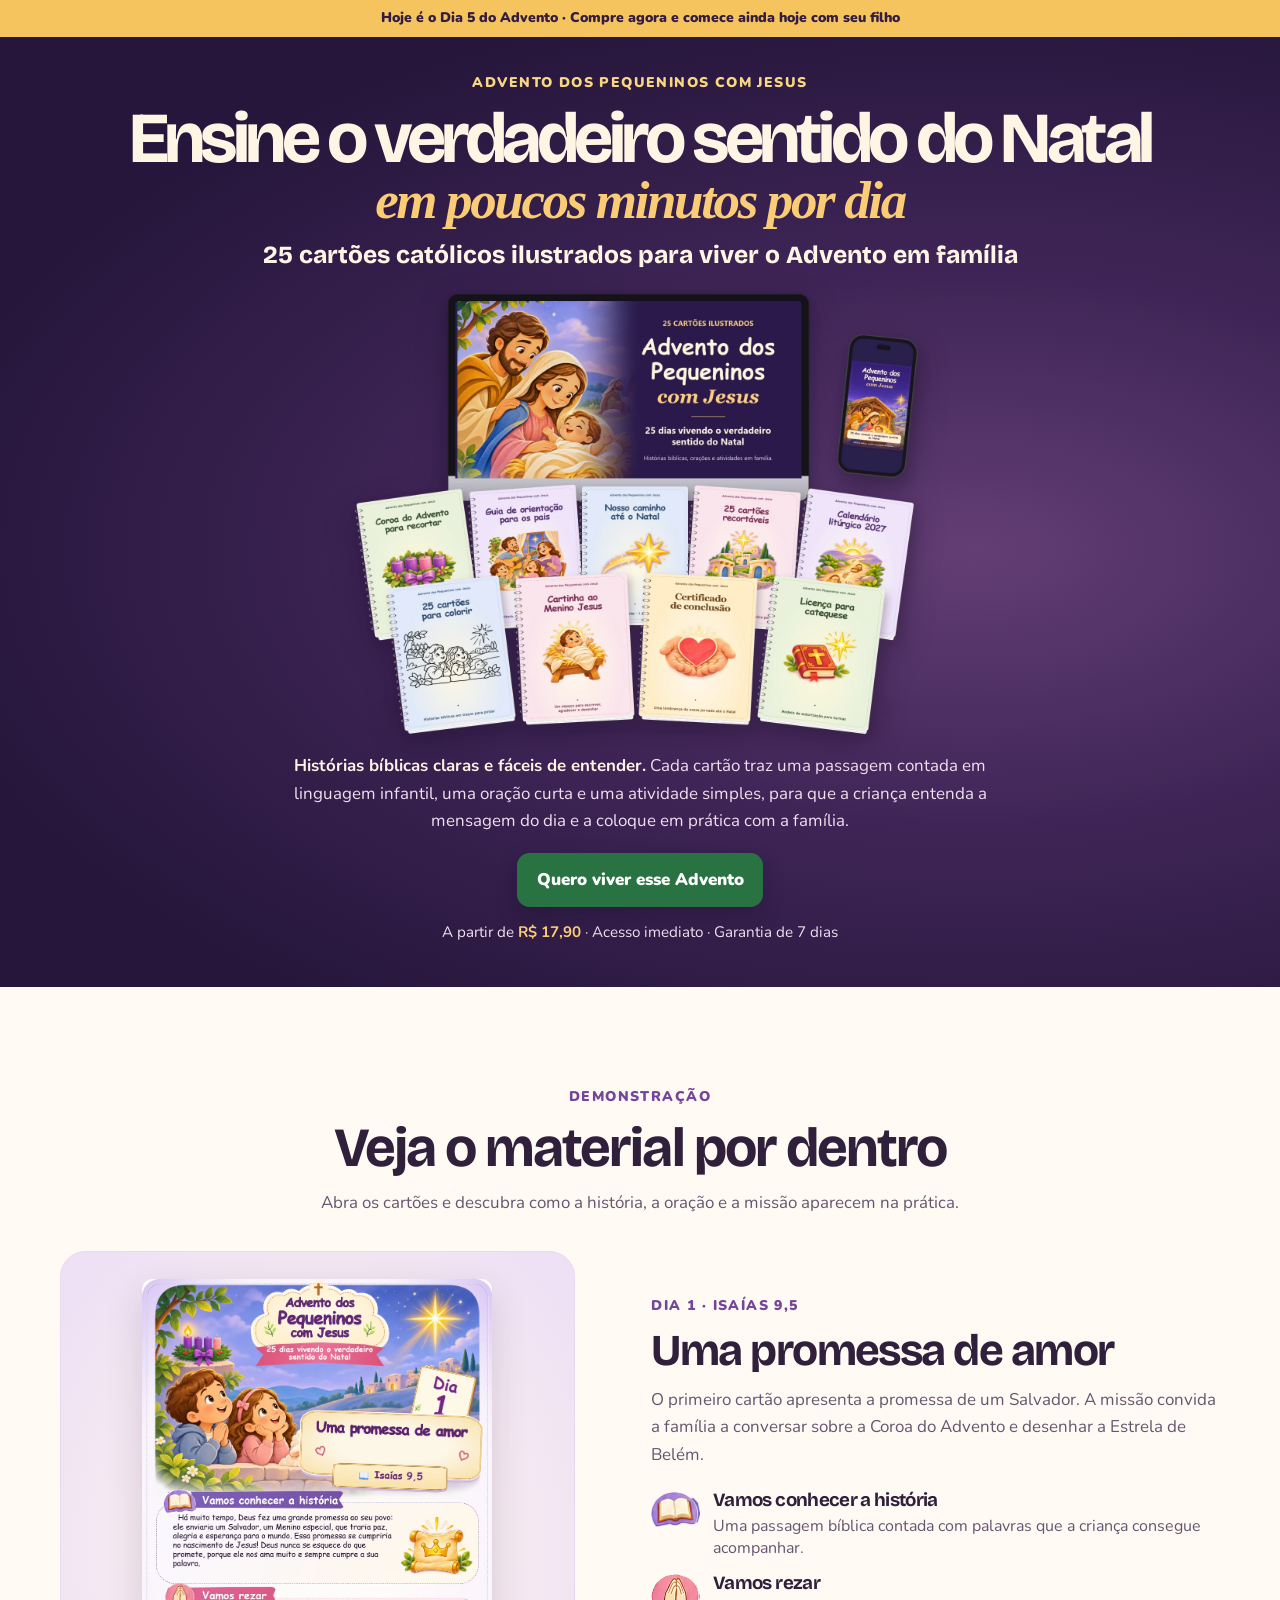
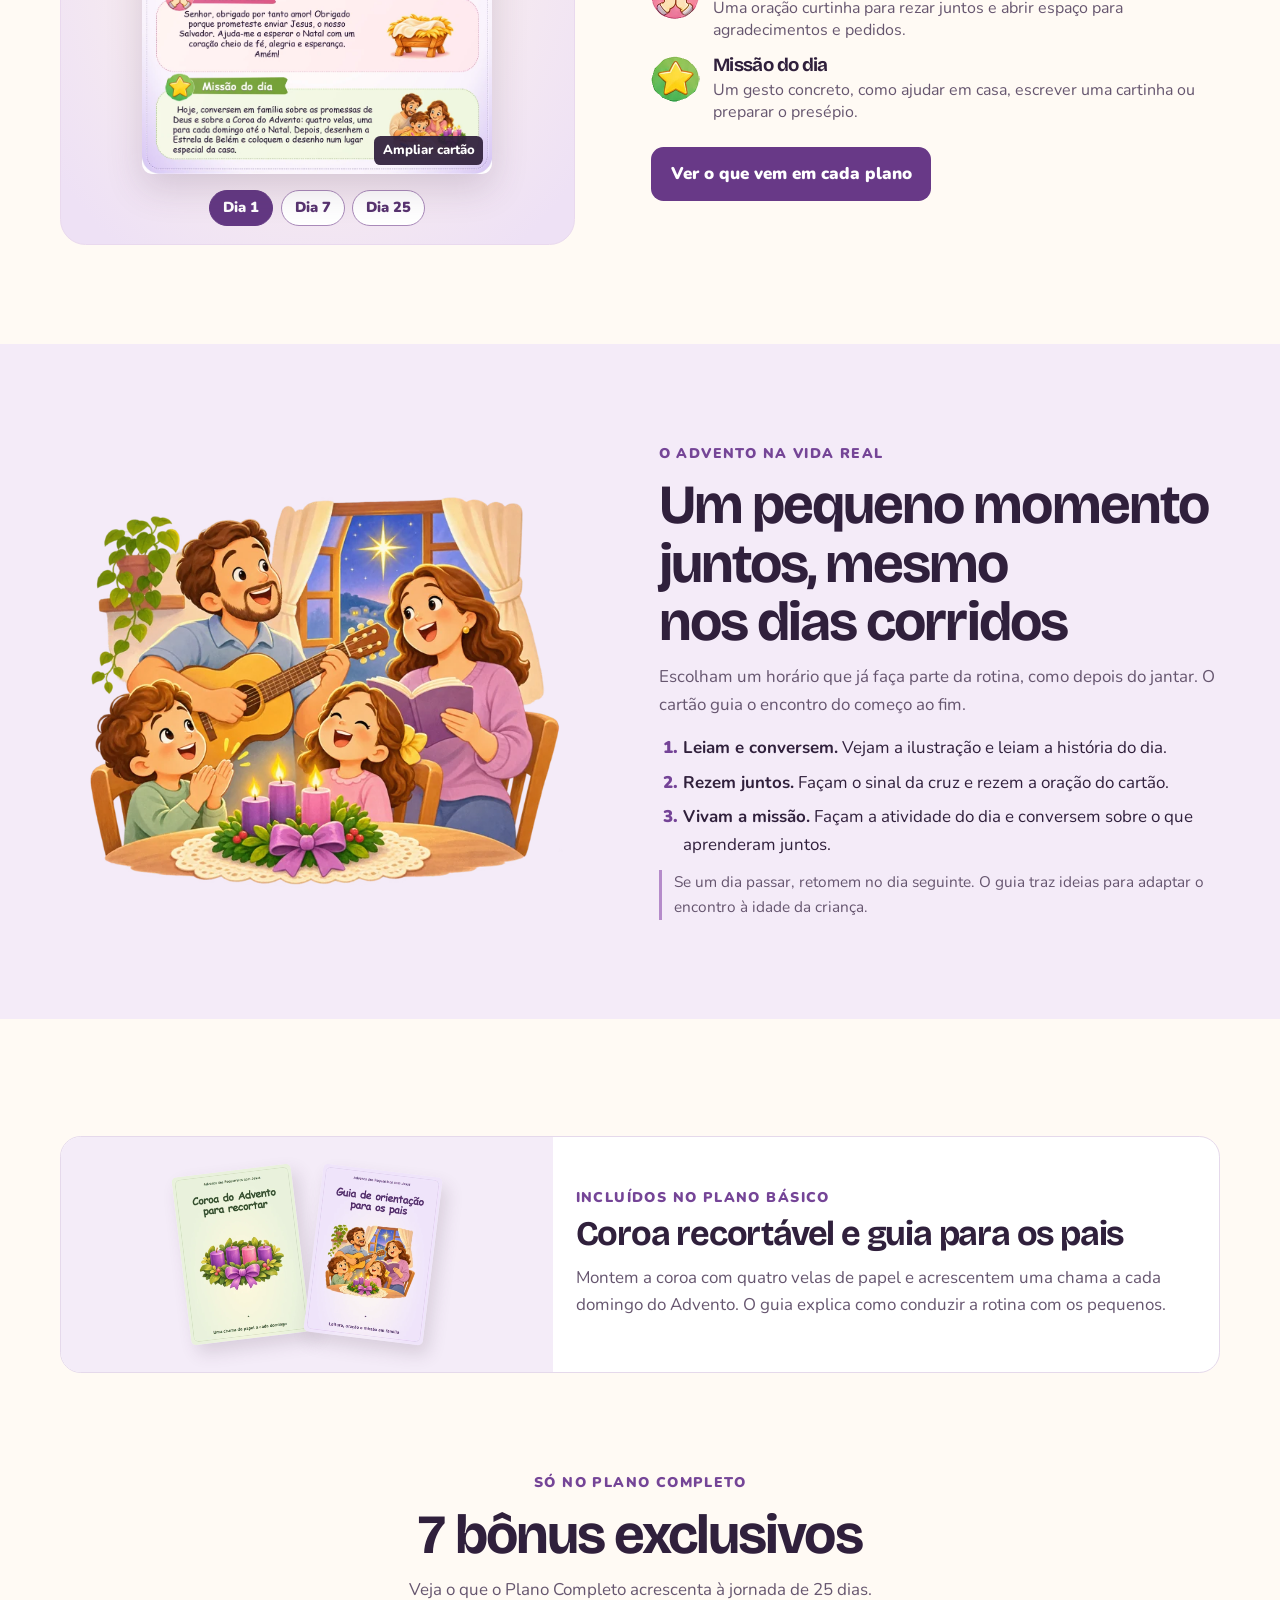
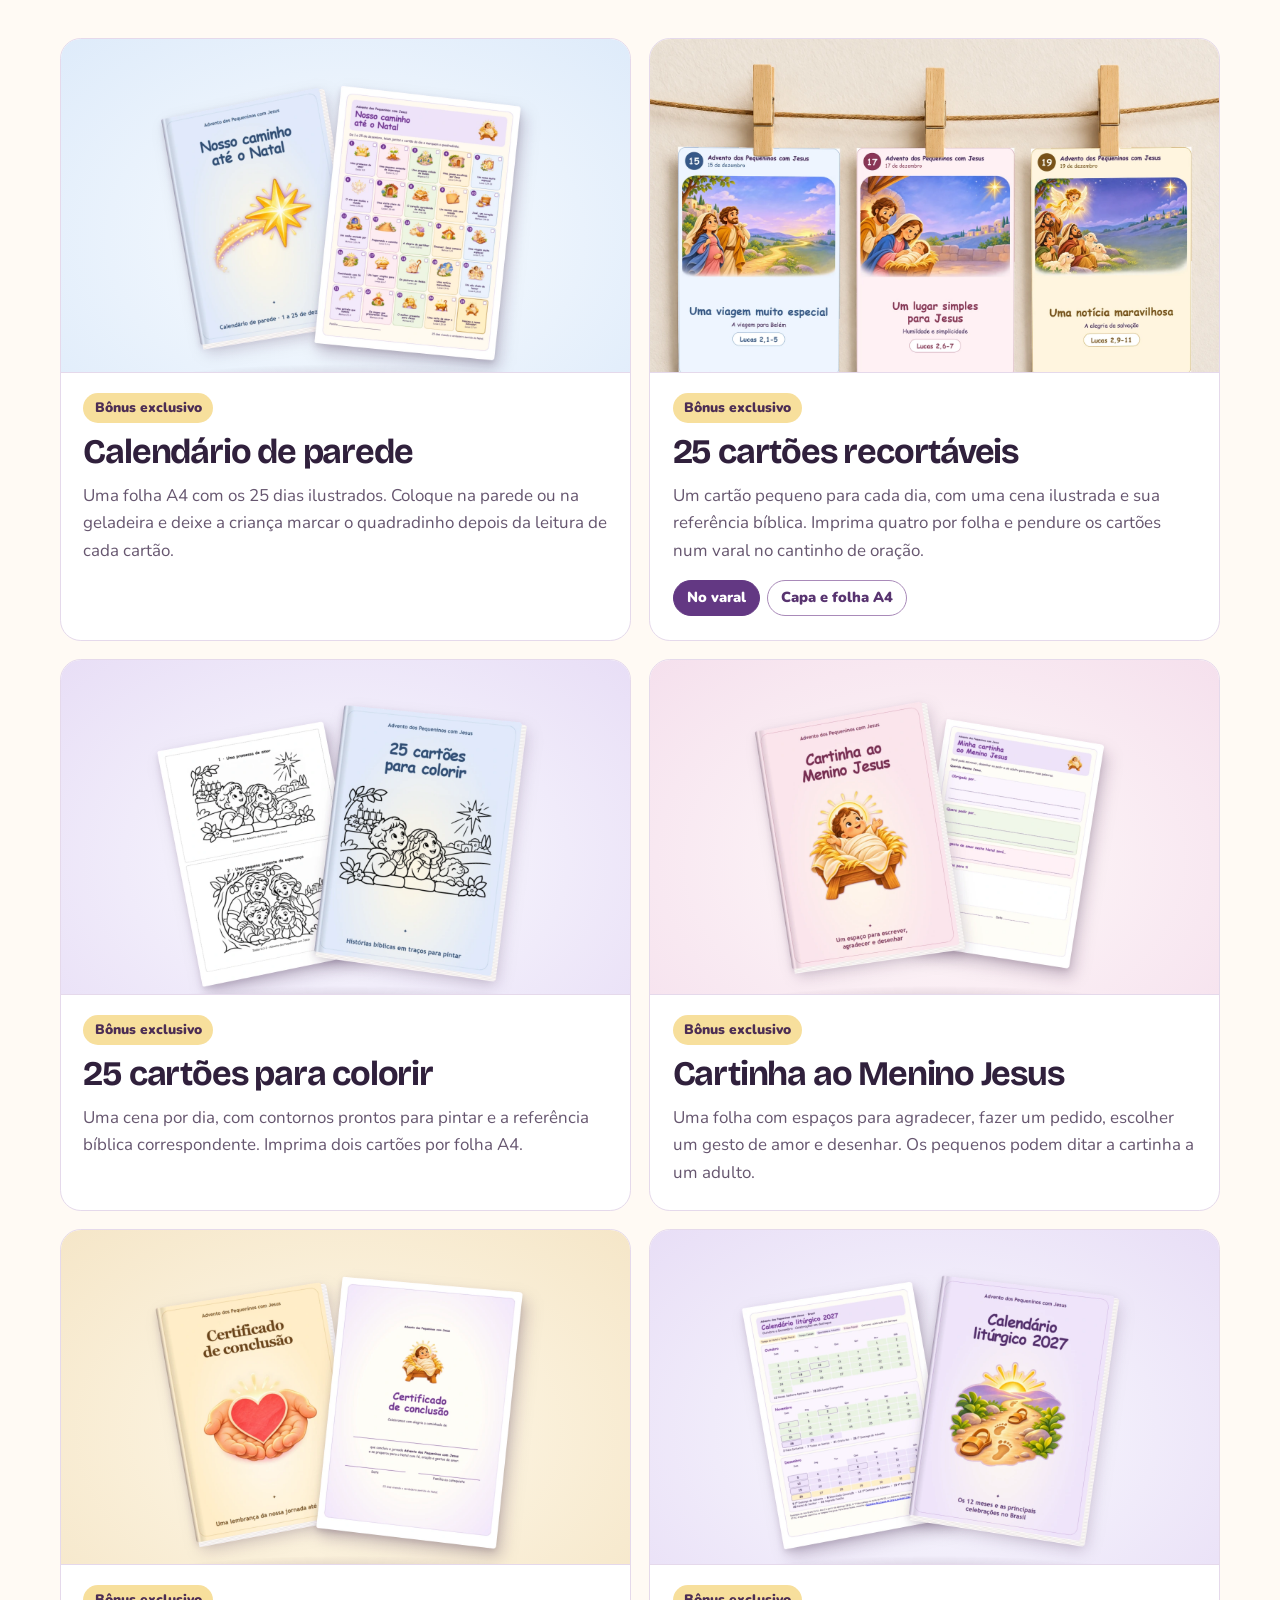
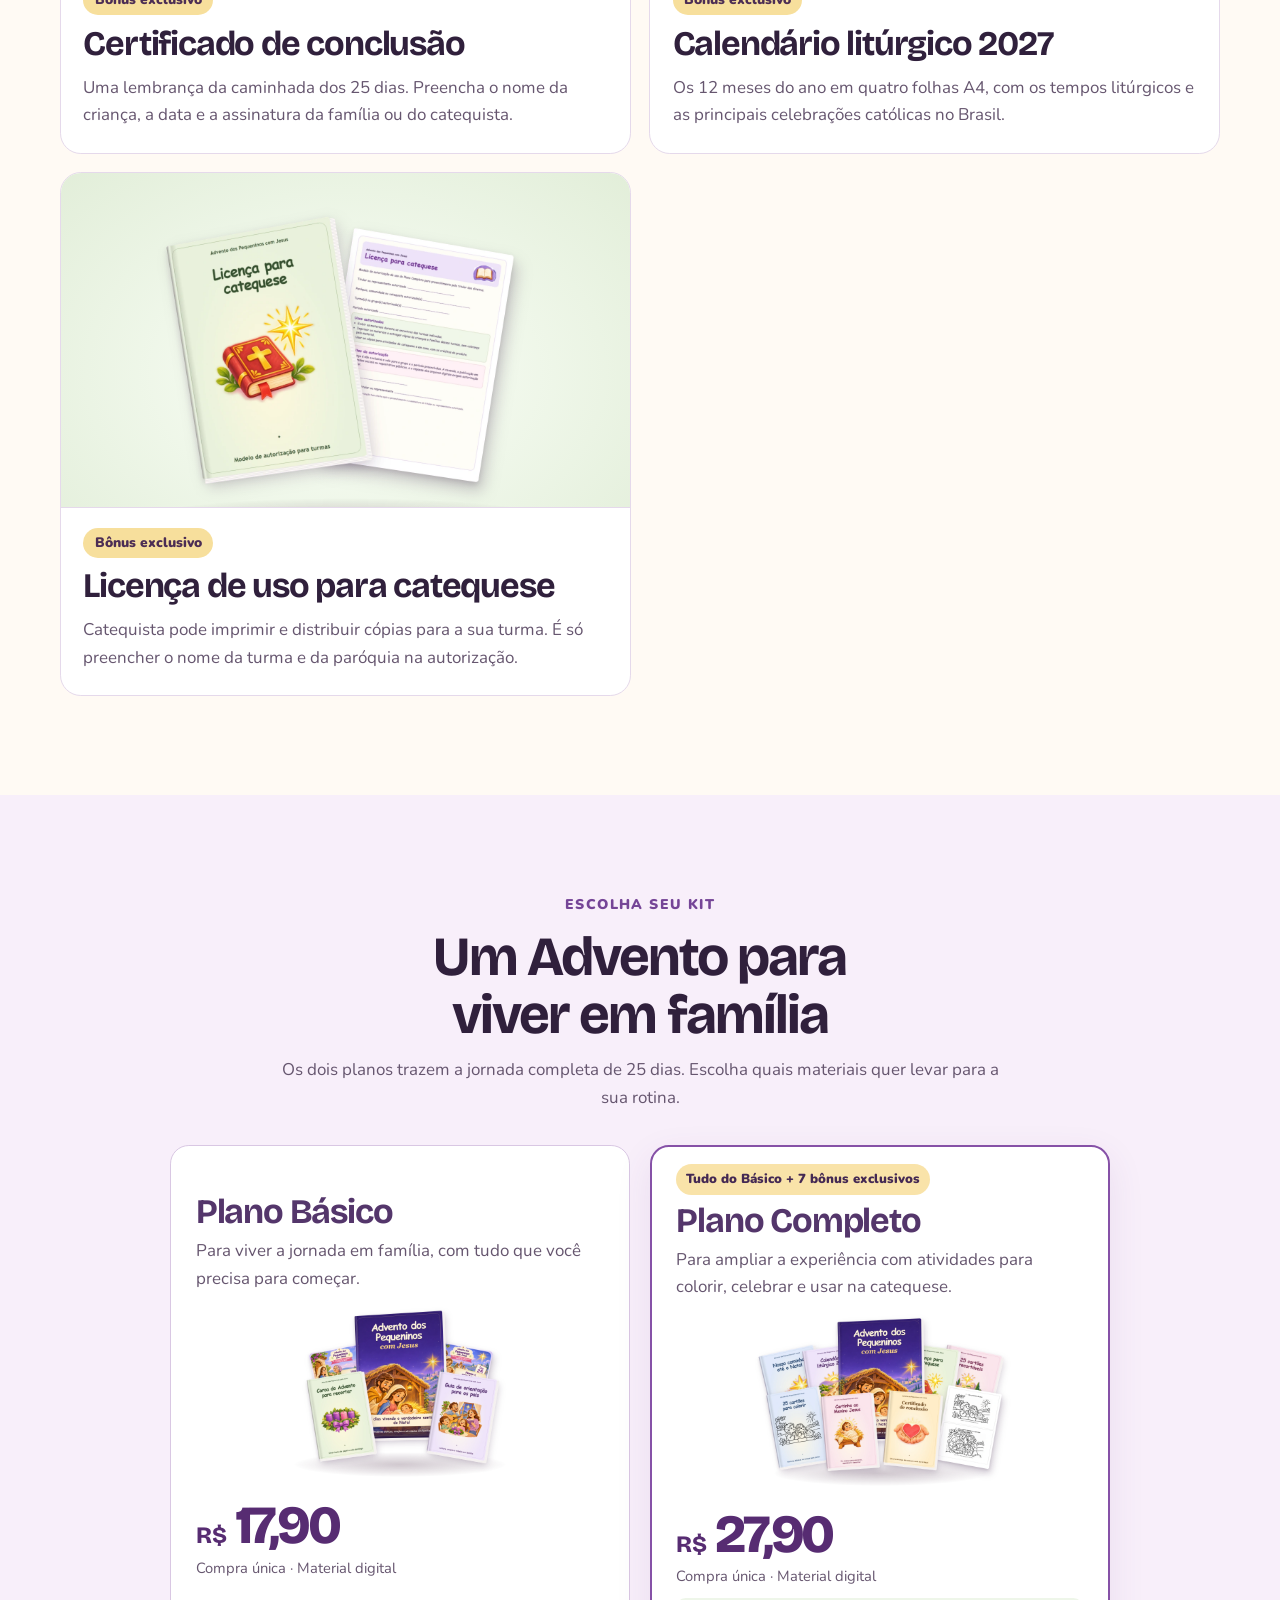
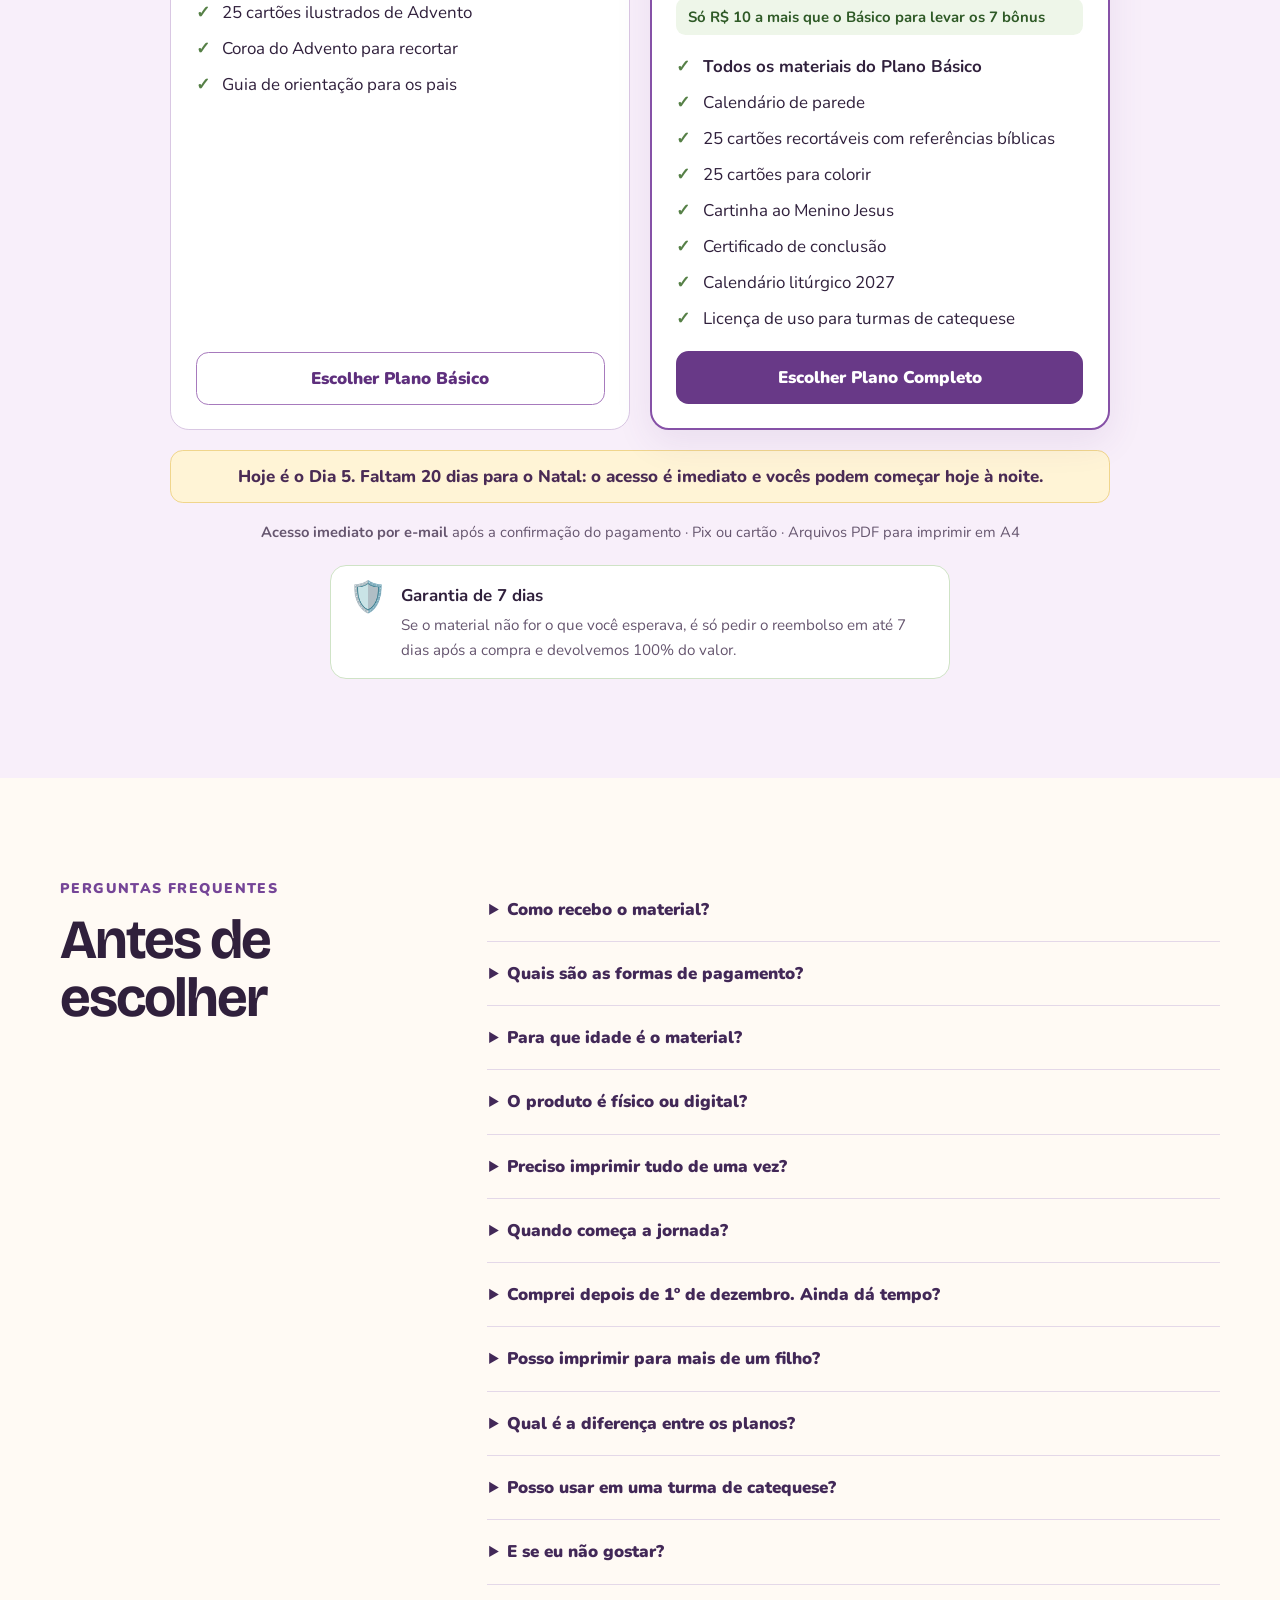
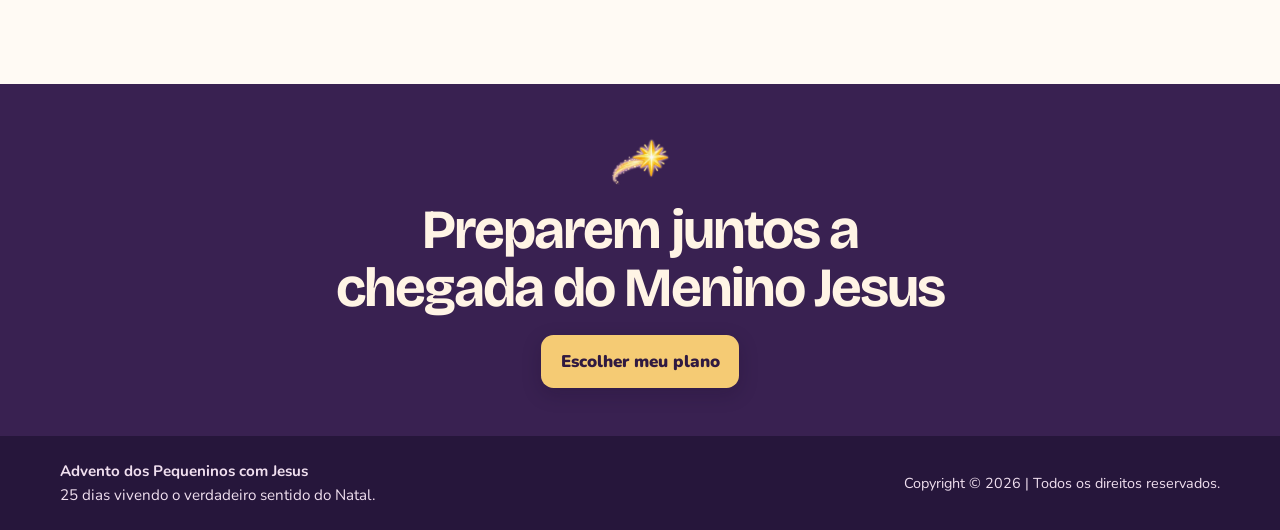
<file: index.html>
<!doctype html>
<html lang="pt-BR">
<head>
  <meta charset="utf-8">
  <meta name="viewport" content="width=device-width, initial-scale=1">
  <meta name="theme-color" content="#26163b">
  <title>Advento dos Pequeninos com Jesus | 25 dias até o Natal</title>
  <meta name="description" content="Viva o Advento em família com 25 cartões católicos ilustrados, histórias bíblicas, orações e atividades. Material digital para imprimir a partir de R$ 17,90.">
  <meta property="og:title" content="Advento dos Pequeninos com Jesus">
  <meta property="og:description" content="25 dias vivendo o verdadeiro sentido do Natal. Histórias bíblicas, orações e atividades em família.">
  <meta property="og:type" content="website">
  <!-- ATENÇÃO: ao trocar de domínio, atualize o endereço do og:image abaixo (é a prévia do link no WhatsApp) -->
  <meta property="og:image" content="https://advento-dos-pequeninos.authenticmongoose5.chatgpt.site/assets/mockup-principal-completo.webp">
  <!-- PIXEL DA META / GA4: descomente e troque os IDs antes de rodar anúncios.
  <script>
  !function(f,b,e,v,n,t,s){if(f.fbq)return;n=f.fbq=function(){n.callMethod?n.callMethod.apply(n,arguments):n.queue.push(arguments)};if(!f._fbq)f._fbq=n;n.push=n;n.loaded=!0;n.version='2.0';n.queue=[];t=b.createElement(e);t.async=!0;t.src=v;s=b.getElementsByTagName(e)[0];s.parentNode.insertBefore(t,s)}(window,document,'script','https://connect.facebook.net/en_US/fbevents.js');
  fbq('init', 'SEU_PIXEL_ID'); fbq('track', 'PageView');
  </script>
  <script async src="https://www.googletagmanager.com/gtag/js?id=G-XXXXXXXXXX"></script>
  <script>window.dataLayer=window.dataLayer||[];function gtag(){dataLayer.push(arguments)}gtag('js',new Date());gtag('config','G-XXXXXXXXXX');</script>
  -->
  <link rel="icon" href="assets/estrela.webp">
  <link rel="preconnect" href="https://fonts.googleapis.com">
  <link rel="preconnect" href="https://fonts.gstatic.com" crossorigin>
  <link href="https://fonts.googleapis.com/css2?family=Bricolage+Grotesque:wght@500;600;700;800&family=Nunito:wght@400;600;700;800;900&display=swap" rel="stylesheet">
  <link rel="stylesheet" href="styles.css">
  <script src="checkout.js" defer></script>
  <script src="site.js" defer></script>
</head>
<body>
  <a class="skip-link" href="#conteudo">Ir para o conteúdo</a>
  <a class="aviso-advento" id="aviso" href="#planos">Comece o Advento com sua família: material pronto para imprimir hoje</a>
  <main id="conteudo">
    <section class="hero" id="inicio" aria-labelledby="titulo">
      <div class="wrap hero-conteudo">
        <p class="eyebrow dourado">Advento dos Pequeninos com Jesus</p>
        <h1 id="titulo">Ensine o verdadeiro sentido do Natal <em>em poucos minutos por dia</em></h1>
        <p class="hero-sub">25 cartões católicos ilustrados para viver o Advento em família</p>
        <img class="hero-arte" src="assets/mockup-principal-completo.webp" alt="Advento dos Pequeninos com Jesus no monitor e no celular, com as capas da coroa, do guia para os pais e dos sete bônus do Plano Completo" width="1600" height="1210" fetchpriority="high">
        <p class="hero-text"><strong>Histórias bíblicas claras e fáceis de entender.</strong> Cada cartão traz uma passagem contada em linguagem infantil, uma oração curta e uma atividade simples, para que a criança entenda a mensagem do dia e a coloque em prática com a família.</p>
        <a class="btn btn-verde" href="#planos">Quero viver esse Advento</a>
        <p class="hero-preco">A partir de <strong>R$ 17,90</strong> · Acesso imediato · Garantia de 7 dias</p>
      </div>
    </section>

    <section class="secao amostras" id="por-dentro" aria-labelledby="titulo-amostras">
      <div class="wrap">
        <div class="intro center"><p class="eyebrow">Demonstração</p><h2 id="titulo-amostras">Veja o material por dentro</h2><p>Abra os cartões e descubra como a história, a oração e a missão aparecem na prática.</p></div>
        <div class="demo-grid">
          <div class="demo-visual">
            <button class="preview-trigger" type="button" id="abrir-amostra" aria-label="Ampliar amostra do Dia 1"><img id="amostra-img" src="assets/dia-01.webp" alt="Cartão completo do Dia 1: Uma promessa de amor" width="893" height="1263" loading="lazy"><span>Ampliar cartão</span></button>
            <div class="amostra-opcoes" role="group" aria-label="Amostras de cartões">
              <button type="button" data-amostra="01" aria-pressed="true">Dia 1</button><button type="button" data-amostra="07" aria-pressed="false">Dia 7</button><button type="button" data-amostra="25" aria-pressed="false">Dia 25</button>
            </div>
          </div>
          <div class="demo-copy">
            <p class="eyebrow" id="amostra-ref">Dia 1 · Isaías 9,5</p>
            <h3 id="amostra-titulo">Uma promessa de amor</h3>
            <p id="amostra-resumo">O primeiro cartão apresenta a promessa de um Salvador. A missão convida a família a conversar sobre a Coroa do Advento e desenhar a Estrela de Belém.</p>
            <div class="etapas">
              <div><img src="assets/icone-historia.webp" alt="" width="58" height="58" loading="lazy"><div><h4>Vamos conhecer a história</h4><p>Uma passagem bíblica contada com palavras que a criança consegue acompanhar.</p></div></div>
              <div><img src="assets/icone-oracao.webp" alt="" width="58" height="58" loading="lazy"><div><h4>Vamos rezar</h4><p>Uma oração curtinha para rezar juntos e abrir espaço para agradecimentos e pedidos.</p></div></div>
              <div><img src="assets/icone-missao.webp" alt="" width="58" height="58" loading="lazy"><div><h4>Missão do dia</h4><p>Um gesto concreto, como ajudar em casa, escrever uma cartinha ou preparar o presépio.</p></div></div>
            </div>
            <a class="btn btn-roxo" href="#planos">Ver o que vem em cada plano</a>
          </div>
        </div>
      </div>
    </section>

    <section class="secao rotina" aria-labelledby="titulo-rotina">
      <div class="wrap rotina-grid">
        <img class="arte-rotina" src="assets/familia.webp" alt="Família cantando e rezando reunida junto à coroa do Advento" width="620" height="550" loading="lazy">
        <div><p class="eyebrow">O Advento na vida real</p><h2 id="titulo-rotina">Um pequeno momento juntos, mesmo nos dias corridos</h2><p>Escolham um horário que já faça parte da rotina, como depois do jantar. O cartão guia o encontro do começo ao fim.</p>
          <ol class="passos"><li><strong>Leiam e conversem.</strong> Vejam a ilustração e leiam a história do dia.</li><li><strong>Rezem juntos.</strong> Façam o sinal da cruz e rezem a oração do cartão.</li><li><strong>Vivam a missão.</strong> Façam a atividade do dia e conversem sobre o que aprenderam juntos.</li></ol>
          <p class="nota-rotina">Se um dia passar, retomem no dia seguinte. O guia traz ideias para adaptar o encontro à idade da criança.</p>
        </div>
      </div>
    </section>

    <section class="secao materiais" aria-label="Materiais incluídos no Plano Básico">
      <div class="wrap">
        <article class="item-kit apoio-kit"><div class="duas-capas"><img src="assets/coroa.webp" alt="Capa da Coroa do Advento para recortar" width="900" height="1273" loading="lazy"><img src="assets/guia.webp" alt="Capa do Guia de orientação para os pais" width="900" height="1273" loading="lazy"></div><div><p class="eyebrow">Incluídos no Plano Básico</p><h3>Coroa recortável e guia para os pais</h3><p>Montem a coroa com quatro velas de papel e acrescentem uma chama a cada domingo do Advento. O guia explica como conduzir a rotina com os pequenos.</p></div></article>
      </div>
    </section>

    <section class="secao inclusos" id="bonus" aria-labelledby="titulo-inclusos">
      <div class="wrap">
        <div class="intro center"><p class="eyebrow">Só no Plano Completo</p><h2 id="titulo-inclusos">7 bônus exclusivos</h2><p>Veja o que o Plano Completo acrescenta à jornada de 25 dias.</p></div>
        <div class="inclui-grid">
          <article class="item-kit bonus-card">
            <div class="bonus-arte bonus-arte-calendario"><img src="assets/mockup-bonus-calendario.webp" alt="Capa Nosso caminho até o Natal ao lado do calendário de parede com 25 dias ilustrados" width="1600" height="1120" loading="lazy"></div>
            <div><span class="bonus-tipo">Bônus exclusivo</span><h3>Calendário de parede</h3><p>Uma folha A4 com os 25 dias ilustrados. Coloque na parede ou na geladeira e deixe a criança marcar o quadradinho depois da leitura de cada cartão.</p></div>
          </article>
          <article class="item-kit bonus-card">
            <div class="bonus-arte bonus-arte-cartoes" id="galeria-cartoes">
              <img data-foto-cartoes="varal" src="assets/mockup-bonus-cartoes-varal.webp" alt="Cartões dos dias 15, 17 e 19 pendurados em um varal com prendedores de madeira" width="1536" height="1024" loading="lazy">
              <img data-foto-cartoes="folha" src="assets/mockup-bonus-cartoes-recortaveis.webp" alt="Capa dos 25 cartões recortáveis ao lado de uma folha com quatro cartões ilustrados" width="1600" height="1120" loading="lazy" hidden>
            </div>
            <div>
              <span class="bonus-tipo">Bônus exclusivo</span><h3>25 cartões recortáveis</h3><p>Um cartão pequeno para cada dia, com uma cena ilustrada e sua referência bíblica. Imprima quatro por folha e pendure os cartões num varal no cantinho de oração.</p>
              <div class="amostra-opcoes galeria-opcoes" role="group" aria-label="Imagens dos cartões recortáveis">
                <button type="button" data-ver-cartoes="varal" aria-controls="galeria-cartoes" aria-pressed="true">No varal</button>
                <button type="button" data-ver-cartoes="folha" aria-controls="galeria-cartoes" aria-pressed="false">Capa e folha A4</button>
              </div>
            </div>
          </article>
          <article class="item-kit bonus-card">
            <div class="bonus-arte bonus-arte-colorir"><img src="assets/mockup-bonus-colorir.webp" alt="Capa e amostra de uma folha com dois cartões em preto e branco" width="1600" height="1120" loading="lazy"></div>
            <div><span class="bonus-tipo">Bônus exclusivo</span><h3>25 cartões para colorir</h3><p>Uma cena por dia, com contornos prontos para pintar e a referência bíblica correspondente. Imprima dois cartões por folha A4.</p></div>
          </article>
          <article class="item-kit bonus-card">
            <div class="bonus-arte bonus-arte-cartinha"><img src="assets/mockup-bonus-cartinha.webp" alt="Capa e folha da cartinha com espaços para escrever e desenhar" width="1600" height="1120" loading="lazy"></div>
            <div><span class="bonus-tipo">Bônus exclusivo</span><h3>Cartinha ao Menino Jesus</h3><p>Uma folha com espaços para agradecer, fazer um pedido, escolher um gesto de amor e desenhar. Os pequenos podem ditar a cartinha a um adulto.</p></div>
          </article>
          <article class="item-kit bonus-card">
            <div class="bonus-arte bonus-arte-certificado"><img src="assets/mockup-bonus-certificado.webp" alt="Capa e certificado com campos para o nome, a data e a assinatura" width="1600" height="1120" loading="lazy"></div>
            <div><span class="bonus-tipo">Bônus exclusivo</span><h3>Certificado de conclusão</h3><p>Uma lembrança da caminhada dos 25 dias. Preencha o nome da criança, a data e a assinatura da família ou do catequista.</p></div>
          </article>
          <article class="item-kit bonus-card">
            <div class="bonus-arte bonus-arte-liturgico"><img src="assets/mockup-bonus-liturgico.webp" alt="Capa do calendário litúrgico e amostra dos meses com as celebrações em destaque" width="1600" height="1120" loading="lazy"></div>
            <div><span class="bonus-tipo">Bônus exclusivo</span><h3>Calendário litúrgico 2027</h3><p>Os 12 meses do ano em quatro folhas A4, com os tempos litúrgicos e as principais celebrações católicas no Brasil.</p></div>
          </article>
          <article class="item-kit bonus-card">
            <div class="bonus-arte bonus-arte-licenca"><img src="assets/mockup-bonus-licenca.webp" alt="Capa da licença de uso para turmas de catequese" width="1600" height="1120" loading="lazy"></div>
            <div><span class="bonus-tipo">Bônus exclusivo</span><h3>Licença de uso para catequese</h3><p>Catequista pode imprimir e distribuir cópias para a sua turma. É só preencher o nome da turma e da paróquia na autorização.</p></div>
          </article>
        </div>
      </div>
    </section>

    <section class="secao planos" id="planos" aria-labelledby="titulo-planos">
      <div class="wrap">
        <div class="intro center"><p class="eyebrow">Escolha seu kit</p><h2 id="titulo-planos">Um Advento para viver em família</h2><p>Os dois planos trazem a jornada completa de 25 dias. Escolha quais materiais quer levar para a sua rotina.</p></div>
        <div class="ofertas">
          <article class="oferta">
            <h3>Plano Básico</h3><p>Para viver a jornada em família, com tudo que você precisa para começar.</p>
            <img src="assets/mockup-plano-basico.webp" alt="Materiais incluídos no Plano Básico" width="1600" height="1120" loading="lazy">
            <p class="preco"><span>R$</span> 17,90</p><p class="tipo-preco">Compra única · Material digital</p>
            <ul class="lista"><li>25 cartões ilustrados de Advento</li><li>Coroa do Advento para recortar</li><li>Guia de orientação para os pais</li></ul>
            <button class="btn btn-outline" type="button" data-comprar="basico">Escolher Plano Básico</button>
          </article>
          <article class="oferta oferta-completa">
            <p class="faixa">Tudo do Básico + 7 bônus exclusivos</p>
            <h3>Plano Completo</h3><p>Para ampliar a experiência com atividades para colorir, celebrar e usar na catequese.</p>
            <img src="assets/mockup-plano-completo.webp" alt="Capas do produto principal e dos materiais extras do Plano Completo" width="1600" height="1120" loading="lazy">
            <p class="preco"><span>R$</span> 27,90</p><p class="tipo-preco">Compra única · Material digital</p><p class="economia">Só <strong>R$ 10 a mais</strong> que o Básico para levar os 7 bônus</p>
            <ul class="lista"><li><strong>Todos os materiais do Plano Básico</strong></li><li>Calendário de parede</li><li>25 cartões recortáveis com referências bíblicas</li><li>25 cartões para colorir</li><li>Cartinha ao Menino Jesus</li><li>Certificado de conclusão</li><li>Calendário litúrgico 2027</li><li>Licença de uso para turmas de catequese</li></ul>
            <button class="btn btn-roxo" type="button" data-comprar="completo">Escolher Plano Completo</button>
          </article>
        </div>
        <p class="urgencia-planos" id="urgencia-planos" hidden></p>
        <p class="nota-ofertas"><strong>Acesso imediato por e-mail</strong> após a confirmação do pagamento · Pix ou cartão · Arquivos PDF para imprimir em A4</p>
        <div class="garantia"><span aria-hidden="true">🛡️</span><div><strong>Garantia de 7 dias</strong><p>Se o material não for o que você esperava, é só pedir o reembolso em até 7 dias após a compra e devolvemos 100% do valor.</p></div></div>
      </div>
    </section>

    <section class="secao faq" id="duvidas" aria-labelledby="titulo-duvidas">
      <div class="wrap faq-grid"><div><p class="eyebrow">Perguntas frequentes</p><h2 id="titulo-duvidas">Antes de escolher</h2></div><div>
        <details><summary>Como recebo o material?</summary><p>Logo depois da confirmação do pagamento você recebe por e-mail o link para baixar os arquivos. No Pix, a liberação costuma levar poucos minutos. Confira também a caixa de spam e a aba Promoções.</p></details>
        <details><summary>Quais são as formas de pagamento?</summary><p>Pix ou cartão de crédito, em compra única. Não é assinatura e não há cobrança recorrente.</p></details>
        <details><summary>Para que idade é o material?</summary><p>Foi pensado para crianças de 3 a 10 anos com acompanhamento de um adulto. Mostre as imagens e conte a história em poucas frases para os menores. Os maiores podem ler um trecho e procurar a passagem na Bíblia.</p></details>
        <details><summary>O produto é físico ou digital?</summary><p>O produto é digital. Os materiais são arquivos PDF para abrir no celular ou computador e imprimir em papel A4.</p></details>
        <details><summary>Preciso imprimir tudo de uma vez?</summary><p>Imprima só o necessário para cada encontro ou leia o cartão na tela. Para as atividades de recorte, imprima as folhas correspondentes em tamanho real (100%).</p></details>
        <details><summary>Quando começa a jornada?</summary><p>Os cartões vão de 1 a 25 de dezembro. A coroa segue os quatro domingos do Advento, inclusive quando o primeiro cai em novembro.</p></details>
        <details><summary>Comprei depois de 1º de dezembro. Ainda dá tempo?</summary><p>Dá, sim. Comece pelo cartão do dia de hoje e, se quiser, retome os dias anteriores aos poucos, lendo dois cartões no mesmo encontro. O importante é viver a preparação para o Natal em família.</p></details>
        <details><summary>Posso imprimir para mais de um filho?</summary><p>Pode. Imprima quantas vezes quiser para uso da sua família. Para turmas de catequese, use a licença incluída no Plano Completo.</p></details>
        <details><summary>Qual é a diferença entre os planos?</summary><p>O Básico inclui 25 cartões ilustrados, a coroa recortável e o guia para os pais. O Completo inclui tudo isso e mais sete bônus: calendário de parede, cartões recortáveis, cartões para colorir, cartinha, certificado, calendário litúrgico 2027 e licença de uso para catequese.</p></details>
        <details><summary>Posso usar em uma turma de catequese?</summary><p>Sim, com o Plano Completo. Ele inclui a licença de uso para catequese: preencha o nome da turma e da paróquia e imprima cópias para os seus catequizandos.</p></details>
        <details><summary>E se eu não gostar?</summary><p>Você tem 7 dias de garantia. Se o material não for o que esperava, peça o reembolso pelo e-mail de contato e devolvemos 100% do valor.</p></details>
      </div></div>
    </section>
    <section class="chamada"><div class="wrap"><img src="assets/estrela.webp" alt="" width="68" height="68" loading="lazy"><h2>Preparem juntos a chegada do Menino Jesus</h2><a class="btn btn-ouro" href="#planos">Escolher meu plano</a></div></section>
  </main>
  <footer class="rodape"><div class="wrap">
    <p><strong>Advento dos Pequeninos com Jesus</strong><br>25 dias vivendo o verdadeiro sentido do Natal.</p>
    <p class="rodape-dados">Copyright © 2026 | Todos os direitos reservados.</p>
  </div></footer>
  <a class="cta-fixo" id="cta-fixo" href="#planos">Quero o meu · a partir de R$ 17,90</a>
  <dialog id="zoom"><div class="dialog-top"><strong id="zoom-titulo">Amostra do cartão</strong><button type="button" data-fechar aria-label="Fechar amostra">×</button></div><img id="zoom-img" alt="Amostra ampliada do cartão"></dialog>
  <dialog id="compra-dialog" aria-labelledby="compra-titulo"><div class="dialog-top"><strong id="compra-titulo">Escolha de plano</strong><button type="button" data-fechar aria-label="Fechar aviso">×</button></div><p>O checkout deste plano ainda está sendo configurado.</p></dialog>
</body>
</html>
</file>
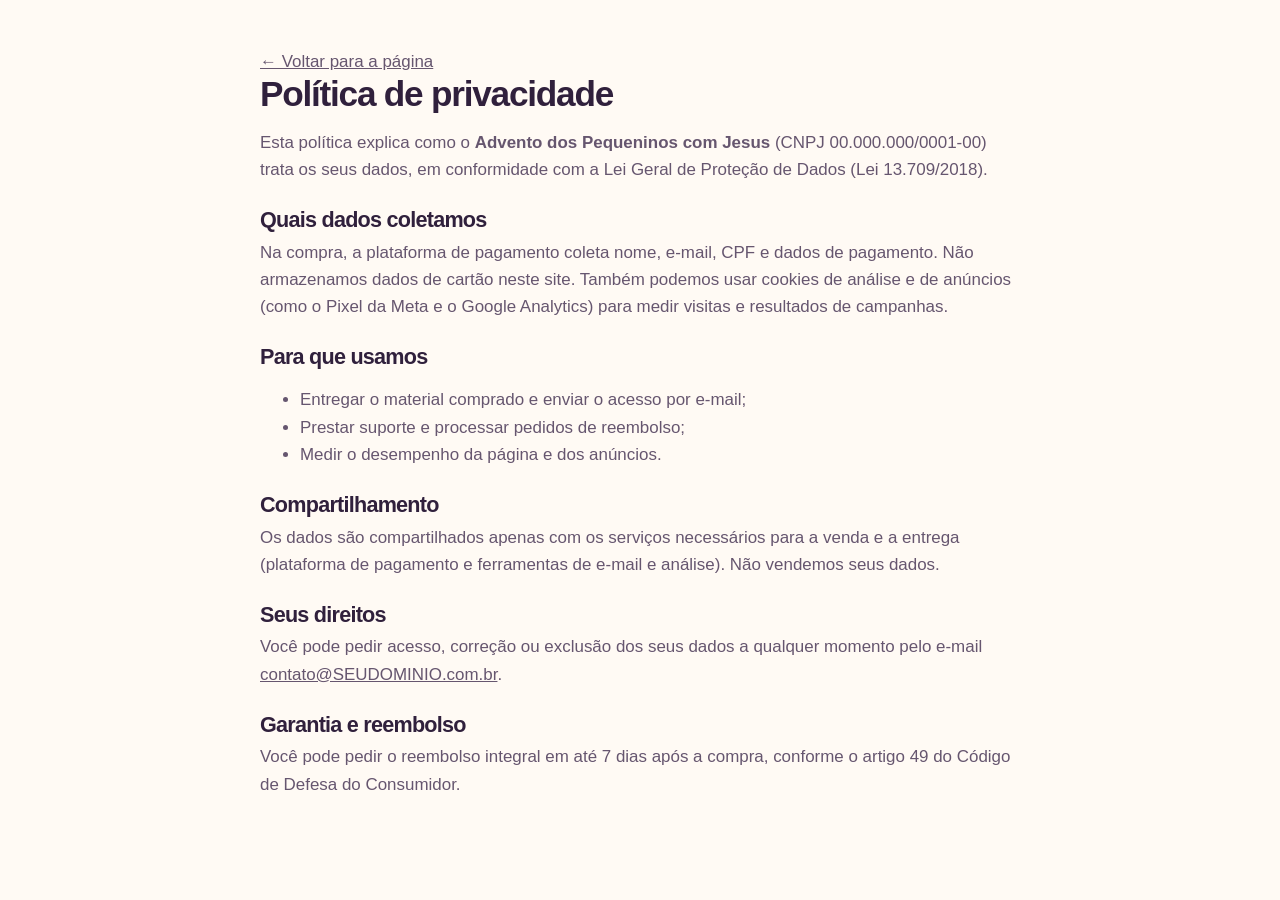
<file: politica-de-privacidade.html>
<!doctype html>
<html lang="pt-BR">
<head>
  <meta charset="utf-8">
  <meta name="viewport" content="width=device-width, initial-scale=1">
  <title>Política de privacidade | Advento dos Pequeninos com Jesus</title>
  <link rel="icon" href="assets/estrela.webp">
  <link rel="stylesheet" href="styles.css">
  <style>.texto{max-width:760px;margin:auto;padding:3rem 0}.texto h1{font-size:2.2rem;margin-bottom:1rem}.texto h2{font-size:1.35rem;margin:1.6rem 0 .4rem}.texto p,.texto li{color:var(--muted)}</style>
</head>
<body>
  <main class="wrap texto">
    <p><a href="index.html">← Voltar para a página</a></p>
    <h1>Política de privacidade</h1>
    <!-- PREENCHER: nome/razão social, CNPJ e e-mail de contato -->
    <p>Esta política explica como o <strong>Advento dos Pequeninos com Jesus</strong> (CNPJ 00.000.000/0001-00) trata os seus dados, em conformidade com a Lei Geral de Proteção de Dados (Lei 13.709/2018).</p>

    <h2>Quais dados coletamos</h2>
    <p>Na compra, a plataforma de pagamento coleta nome, e-mail, CPF e dados de pagamento. Não armazenamos dados de cartão neste site. Também podemos usar cookies de análise e de anúncios (como o Pixel da Meta e o Google Analytics) para medir visitas e resultados de campanhas.</p>

    <h2>Para que usamos</h2>
    <ul>
      <li>Entregar o material comprado e enviar o acesso por e-mail;</li>
      <li>Prestar suporte e processar pedidos de reembolso;</li>
      <li>Medir o desempenho da página e dos anúncios.</li>
    </ul>

    <h2>Compartilhamento</h2>
    <p>Os dados são compartilhados apenas com os serviços necessários para a venda e a entrega (plataforma de pagamento e ferramentas de e-mail e análise). Não vendemos seus dados.</p>

    <h2>Seus direitos</h2>
    <p>Você pode pedir acesso, correção ou exclusão dos seus dados a qualquer momento pelo e-mail <a href="mailto:contato@SEUDOMINIO.com.br">contato@SEUDOMINIO.com.br</a>.</p>

    <h2>Garantia e reembolso</h2>
    <p>Você pode pedir o reembolso integral em até 7 dias após a compra, conforme o artigo 49 do Código de Defesa do Consumidor.</p>
  </main>
</body>
</html>
</file>
<file: styles.css>
:root{--ink:#30203c;--muted:#66566f;--purple:#663588;--deep:#26163b;--plum:#382050;--gold:#f5c869;--paper:#fffaf4;--lav:#f3eaf9;--line:#e5d9eb;--heading:"Bricolage Grotesque","Trebuchet MS",sans-serif;--body:"Nunito","Segoe UI",sans-serif}
*{box-sizing:border-box}
html{scroll-behavior:smooth}
body{margin:0;color:var(--ink);background:var(--paper);font:1.06rem/1.62 var(--body)}
button,a{-webkit-tap-highlight-color:transparent}
button{font:inherit}
a{color:inherit}
img{display:block;max-width:100%;height:auto}
p,h1,h2,h3,h4{margin:0}
h1,h2,h3,h4{font-family:var(--heading);line-height:1.06;letter-spacing:-.035em}
h2{font-size:clamp(2.25rem,5vw,3.45rem);text-wrap:balance}
h3{font-size:clamp(1.55rem,3vw,2.15rem)}
h4{font-size:1.17rem}
section[id]{scroll-margin-top:1rem}
button:focus-visible,a:focus-visible,summary:focus-visible{outline:3px solid #a46dc1;outline-offset:4px}
.wrap{width:min(1160px,calc(100% - 3rem));margin-inline:auto}
.skip-link{position:fixed;left:1rem;top:-8rem;background:#fff;padding:.65rem 1rem;z-index:10}
.skip-link:focus{top:1rem}
.aviso-advento{display:block;padding:.58rem .75rem;background:#f5c45f;color:#331d42;text-align:center;text-decoration:none;font-size:.875rem;font-weight:900;line-height:1.3}
.aviso-advento:hover{background:#ffda8d}
.aviso-advento:focus-visible{outline-offset:-4px}
.hero{color:#fff5e5;background:radial-gradient(ellipse at 76% 54%,#633e75 0%,#3f2557 38%, #26163b 78%);overflow:hidden}
.hero-conteudo{display:flex;flex-direction:column;align-items:center;text-align:center;padding-block:2.2rem 2.65rem}
.eyebrow{font-size:.88rem;font-weight:900;letter-spacing:.10em;text-transform:uppercase;color:#754597;margin-bottom:.65rem}
.dourado{color:#f8d783}
.hero h1{font-size:clamp(2.6rem,5.6vw,4.65rem);line-height:.94;letter-spacing:-.062em;text-wrap:balance}
.hero h1 em{display:block;font-family:Georgia,serif;color:#f9cc75;font-size:.74em;font-weight:700;letter-spacing:-.045em;margin-top:.25rem}
.hero-sub{font:750 clamp(1.15rem,2.05vw,1.54rem)/1.22 var(--heading);margin-top:.85rem}
.hero-text{max-width:44rem;margin:.6rem auto 1.15rem;color:#f1dfef}
.hero-text strong{color:#fff5e5}
.btn{display:inline-flex;align-items:center;justify-content:center;border-radius:.78rem;padding:.76rem 1.15rem;min-height:49px;font-weight:900;text-decoration:none;border:1px solid transparent;cursor:pointer;text-align:center;transition:background .15s,transform .15s}
.btn:hover{transform:translateY(-2px)}
.btn-ouro{background:#f5cb74;color:#301a41;box-shadow:0 6px 19px #130c2134}
.btn-ouro:hover{background:#ffe097}
.btn-roxo{color:#fff;background:#683987}
.btn-roxo:hover{background:#542a72}
.btn-outline{color:#5e2f7d;border-color:#a77abd;background:#fff}
.btn-outline:hover{background:#f1e6f8}
.btn-verde{color:#fff;background:#287341;box-shadow:0 7px 20px #130c2142}
.btn-verde:hover{background:#205f37}
.hero-arte{width:min(100%,620px);height:auto;margin:.25rem auto 0;filter:drop-shadow(0 11px 15px #1d102d66)}
.secao{padding:clamp(3.4rem,8vw,6.2rem) 0}
.intro{max-width:720px;margin-bottom:2.15rem}
.center{text-align:center;margin-inline:auto}
.intro>p:last-child,.demo-copy>p:not(.eyebrow),.rotina-grid>div>p:not(.eyebrow),.item-kit p{color:var(--muted);margin-top:.72rem}
.amostras{background:#fffaf4}
.demo-grid{display:grid;grid-template-columns:.95fr 1.05fr;gap:clamp(1.4rem,6vw,6rem);align-items:center}
.demo-visual{background:radial-gradient(ellipse,#fff5eb 2%,#eee1f5 90%);padding:1.7rem 1.15rem 1.1rem;border:1px solid #e9d9ee;border-radius:1.6rem}
.preview-trigger{position:relative;display:block;width:min(350px,92%);margin:auto;padding:0;border:0;border-radius:.7rem;cursor:zoom-in;background:none}
.preview-trigger img{border-radius:.65rem;box-shadow:0 14px 36px #52365c30}
.preview-trigger span{position:absolute;bottom:.6rem;right:.55rem;background:#30203ced;color:white;border-radius:.4rem;padding:.22rem .55rem;font-weight:800;font-size:.82rem}
.amostra-opcoes{display:flex;justify-content:center;gap:.45rem;margin-top:1rem}
.amostra-opcoes button{border:1px solid #a98ab9;border-radius:2rem;padding:.32rem .82rem;background:#fff;color:#583470;font-size:.91rem;font-weight:900;cursor:pointer}
.amostra-opcoes button[aria-pressed=true]{background:#633883;color:white;border-color:#633883}
.demo-copy>h3{font-size:clamp(1.95rem,4.1vw,2.75rem)}
.etapas{display:grid;gap:.85rem;margin:1.45rem 0}
.etapas>div{display:grid;grid-template-columns:49px 1fr;gap:.8rem;align-items:start}
.etapas p{color:var(--muted);font-size:1rem;line-height:1.42;margin-top:.2rem}
.rotina{background:#f4ebf8}
.rotina-grid{display:grid;grid-template-columns:1fr 1.05fr;gap:clamp(1rem,5vw,4.4rem);align-items:center}
.arte-rotina{width:100%;max-height:470px;object-fit:contain}
.passos{padding-left:1.55rem;display:grid;gap:.45rem;margin:1rem 0 0}
.passos li::marker{color:#744397;font-weight:900}
.rotina-grid .nota-rotina{font-size:.96rem;border-left:3px solid #b58bca;padding-left:.75rem}
.inclui-grid{display:grid;grid-template-columns:1fr 1fr;gap:1.15rem}
.materiais{padding-bottom:0}
.item-kit{display:flex;flex-direction:column;overflow:hidden;border:1px solid var(--line);border-radius:1.3rem;background:#ffffff}
.bonus-arte{display:grid;place-items:center;aspect-ratio:1.7;overflow:hidden;border-bottom:1px solid var(--line)}
.bonus-arte img{width:100%;height:100%;object-fit:contain}
.bonus-arte img[hidden]{display:none}
.bonus-arte img[data-foto-cartoes="varal"]{object-fit:cover}
.galeria-opcoes{justify-content:flex-start;flex-wrap:wrap}
.bonus-arte-calendario{background:radial-gradient(ellipse at 50% 60%,#f9fcff,#deebfa)}
.bonus-arte-cartoes{background:radial-gradient(ellipse at 50% 60%,#fffafa,#f5e0ed)}
.bonus-arte-colorir,.bonus-arte-liturgico{background:radial-gradient(ellipse at 50% 60%,#fafbff,#e8def6)}
.bonus-arte-cartinha{background:radial-gradient(ellipse at 50% 60%,#fffafa,#f5e0ed)}
.bonus-arte-certificado{background:radial-gradient(ellipse at 50% 60%,#fff9ea,#f5e6c8)}
.bonus-arte-licenca{background:radial-gradient(ellipse at 50% 60%,#fbfff8,#e2eed9)}
.bonus-tipo{display:inline-block;margin-bottom:.65rem;padding:.25rem .7rem;background:#f7df9c;color:#4c2d54;border-radius:2rem;font-size:.86rem;font-weight:900}
.apoio-kit{display:grid;grid-template-columns:minmax(200px,.85fr) 1.15fr;align-items:center;margin-top:1.15rem}
.apoio-kit .eyebrow{margin:0 0 .35rem;color:#754597}
.duas-capas{width:100%;height:235px;background:#f4ecf8}
.duas-capas{display:flex;align-items:center;justify-content:center;gap:.75rem}
.duas-capas img{width:auto;height:72%;border-radius:.32rem;box-shadow:6px 9px 17px #4d35502a;transform:rotate(-7deg)}
.duas-capas img+img{transform:rotate(7deg)}
.item-kit>div:last-child{padding:1.25rem 1.4rem 1.5rem}
.lista{list-style:none;padding:0;margin:1.15rem 0;display:grid;gap:.53rem}
.lista li{padding-left:1.65rem;position:relative}
.lista li::before{content:'✓';font-weight:900;position:absolute;left:0;color:#568047}
.planos{background:#f8effa}
.ofertas{max-width:940px;margin:auto;display:grid;grid-template-columns:1fr 1fr;gap:1.2rem;align-items:stretch}
.oferta{position:relative;display:flex;flex-direction:column;padding:1.95rem 1.55rem 1.5rem;background:#fff;border:1px solid #d9c7e3;border-radius:1.18rem}
.oferta-completa{border:2px solid #8651a7;box-shadow:0 12px 36px #63378318}
.oferta h3{color:#54366b}
.oferta h3+p{margin-top:.4rem;min-height:3.1rem;color:var(--muted)}
.oferta img{height:190px;width:100%;object-fit:contain;margin:.3rem auto}
.faixa{align-self:flex-start;background:#f9e3a9;color:#442953;font-size:.82rem;font-weight:900;padding:.3rem .62rem;border-radius:1.2rem;margin:-.9rem 0 .5rem}
.oferta:first-child h3{margin-top:1.04rem}
.oferta .preco{font:800 3.35rem/.99 var(--heading);color:#572c72;margin-top:.45rem;letter-spacing:-.06em}
.preco span{font-size:.44em;letter-spacing:0}
.tipo-preco,.nota-ofertas{font-size:.92rem;color:var(--muted);margin-top:.3rem}
.oferta .btn{width:100%;margin-top:auto}
.nota-ofertas{text-align:center;margin-top:1.1rem}
.faq-grid{display:grid;grid-template-columns:.7fr 1.3fr;gap:2rem}
details{border-bottom:1px solid #e4d8e8;padding:.72rem 0}
summary{cursor:pointer;font-weight:900;padding:.4rem .15rem;color:#422857}
details p{color:var(--muted);padding:.35rem 1rem .7rem}
.chamada{background:#392151;color:#fff4e5;padding:3rem 0;text-align:center}
.chamada h2{margin:.5rem auto 1.05rem;max-width:690px}
.chamada img{margin:auto}
.rodape{background:var(--deep);color:#f0dfef;padding:1.4rem 0;font-size:.95rem}
.rodape .wrap{display:flex;justify-content:space-between;align-items:center;gap:1rem}
.rodape a{color:#ffe099;text-underline-offset:4px}
dialog{border:1px solid var(--line);border-radius:1rem;color:var(--ink);padding:0;max-width:min(92vw,680px);max-height:92vh;background:#fffaf4}
dialog::backdrop{background:#211329c9}
.dialog-top{position:sticky;top:0;background:#fffaf4;padding:.55rem .85rem;display:flex;align-items:center;justify-content:space-between;gap:1rem;border-bottom:1px solid var(--line);z-index:1}
.dialog-top button{font-size:1.55rem;line-height:1;width:2.15rem;height:2.15rem;border:1px solid #d2bddc;border-radius:.5rem;background:white;color:var(--ink);cursor:pointer}
#zoom-img{width:min(88vw,620px);height:auto}
#compra-dialog p{padding:1rem}
@media(max-width:850px){
  .oferta img{height:152px}
}
@media(max-width:650px){
  .wrap{width:calc(100% - 2rem)}
  .hero-conteudo{padding-block:1.65rem 1.95rem}
  .hero h1{font-size:clamp(2.55rem,9.6vw,4rem)}
  .hero-arte{width:min(100%,460px)}
  .hero-text{font-size:1rem}
  .demo-grid,.rotina-grid,.inclui-grid,.ofertas,.faq-grid{grid-template-columns:1fr}
  .demo-grid,.faq-grid{gap:1.35rem}
  .arte-rotina{max-height:250px;grid-row:2}
  .apoio-kit{grid-template-columns:1fr}
  .duas-capas{height:200px}
  .oferta{padding:1.35rem 1.15rem}
  .oferta:first-child h3{margin-top:0}
  .faixa{margin:0 0 .6rem}
  .oferta h3+p{min-height:0}
  .rodape .wrap{align-items:start}
}

.hero-preco{margin-top:.8rem;font-size:.95rem;color:#f1dfef}
.hero-preco strong{color:#f9cc75}
.economia{margin-top:.55rem;padding:.4rem .7rem;background:#eef6e9;color:#2f5a27;border-radius:.6rem;font-size:.93rem;font-weight:700}
.urgencia-planos{max-width:940px;margin:1.2rem auto 0;padding:.75rem 1rem;background:#fff4d6;border:1px solid #f0d58c;border-radius:.8rem;text-align:center;font-weight:800;color:#4a2b55}
.urgencia-planos[hidden]{display:none}
.garantia{max-width:620px;margin:1.3rem auto 0;display:flex;gap:.85rem;align-items:flex-start;padding:1rem 1.15rem;background:#fff;border:1px solid #cfe3c6;border-radius:1rem}
.garantia>span{font-size:1.9rem;line-height:1}
.garantia p{color:var(--muted);font-size:.95rem;margin-top:.2rem}
.rodape-dados{text-align:right;font-size:.9rem}
.cta-fixo{display:none}
@media(max-width:650px){
  .rodape .wrap{flex-direction:column}
  .rodape-dados{text-align:left}
  .rodape{padding-bottom:5.5rem}
  .cta-fixo{display:flex;align-items:center;justify-content:center;position:fixed;left:.75rem;right:.75rem;bottom:.75rem;z-index:20;min-height:52px;border-radius:.85rem;background:#287341;color:#fff;font-weight:900;text-decoration:none;box-shadow:0 8px 24px #130c2155;transition:transform .2s,opacity .2s}
  .cta-fixo.escondido{transform:translateY(140%);opacity:0;pointer-events:none}
}
@media(prefers-reduced-motion:reduce){html{scroll-behavior:auto}.btn{transition:none}}
</file>
